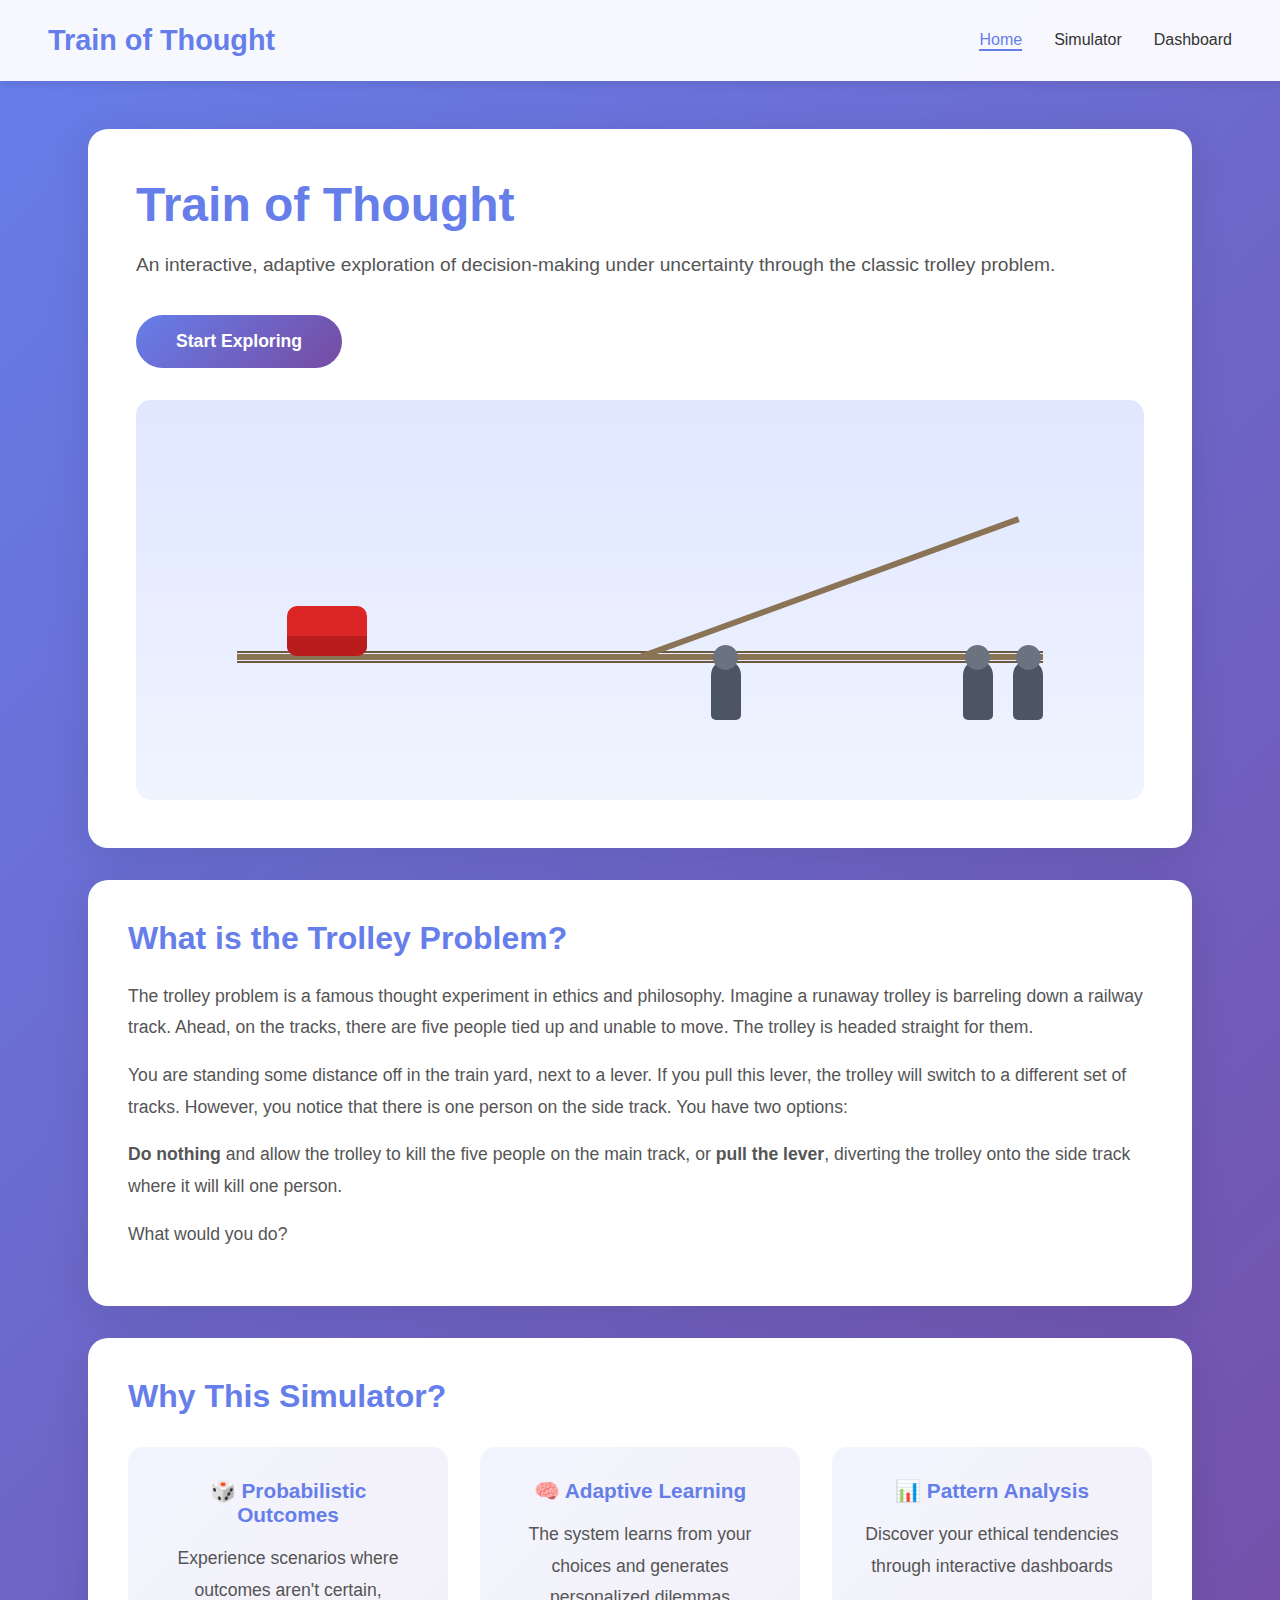
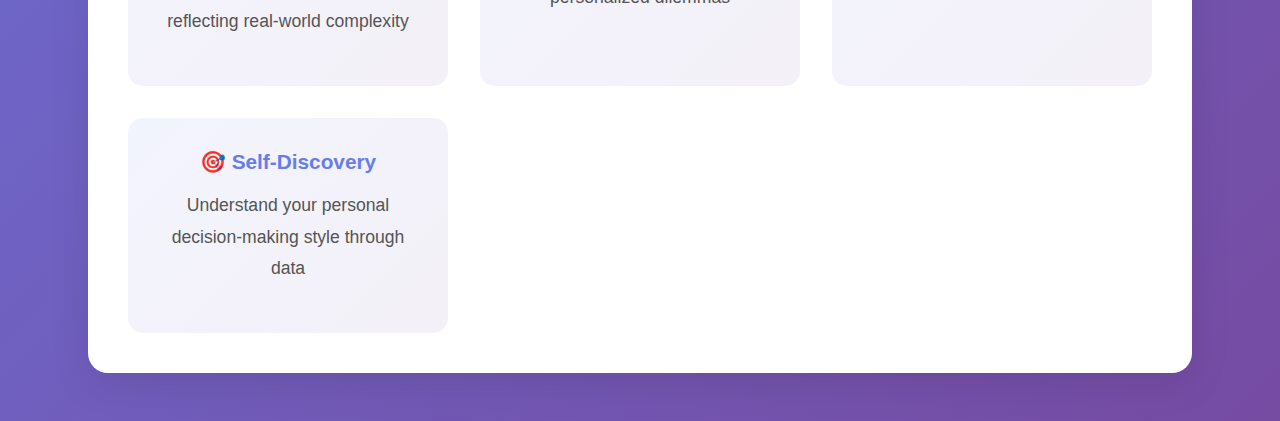
<file: index.html>
<!DOCTYPE html>
<html lang="en">
<head>
    <meta charset="UTF-8">
    <meta name="viewport" content="width=device-width, initial-scale=1.0">
    <title>Train of Thought - Home</title>
    <style>
        * {
            margin: 0;
            padding: 0;
            box-sizing: border-box;
        }
        body {
            font-family: 'Segoe UI', Tahoma, Geneva, Verdana, sans-serif;
            background: linear-gradient(135deg, #667eea 0%, #764ba2 100%);
            min-height: 100vh;
            color: #333;
        }
        nav {
            display: flex;
            justify-content: space-between;
            align-items: center;
            padding: 1.5rem 3rem;
            background: rgba(255, 255, 255, 0.95);
            box-shadow: 0 2px 10px rgba(0,0,0,0.1);
        }
        .logo {
            font-size: 1.8rem;
            font-weight: bold;
            color: #667eea;
            text-decoration: none;
        }
        .nav-links {
            display: flex;
            gap: 2rem;
        }
        .nav-links a {
            text-decoration: none;
            color: #333;
            font-weight: 500;
            transition: color 0.3s;
        }
        .nav-links a:hover {
            color: #667eea;
        }
        .nav-links a.active {
            color: #667eea;
            border-bottom: 2px solid #667eea;
        }
        .page {
            padding: 3rem;
            max-width: 1200px;
            margin: 0 auto;
        }
        .hero {
            background: white;
            border-radius: 20px;
            padding: 3rem;
            box-shadow: 0 10px 40px rgba(0,0,0,0.1);
            margin-bottom: 2rem;
        }
        .hero h1 {
            font-size: 3rem;
            color: #667eea;
            margin-bottom: 1rem;
        }
        .hero p {
            font-size: 1.2rem;
            line-height: 1.8;
            color: #555;
            margin-bottom: 2rem;
        }
        .trolley-graphic {
            width: 100%;
            height: 400px;
            background: linear-gradient(to bottom, #e0e7ff 0%, #f0f4ff 100%);
            border-radius: 15px;
            display: flex;
            align-items: center;
            justify-content: center;
            position: relative;
            overflow: hidden;
            margin-top: 2rem;
        }
        .track {
            position: absolute;
            width: 80%;
            height: 6px;
            background: #8b7355;
            bottom: 35%;
            left: 10%;
        }
        .track::before,
        .track::after {
            content: '';
            position: absolute;
            width: 100%;
            height: 2px;
            background: #6b5844;
        }
        .track::before {
            top: -3px;
        }
        .track::after {
            bottom: -3px;
        }
        .track-split {
            position: absolute;
            width: 40%;
            height: 6px;
            background: #8b7355;
            bottom: 35%;
            right: 10%;
            transform: rotate(-20deg);
            transform-origin: left center;
        }
        .trolley {
            position: absolute;
            left: 15%;
            bottom: 36%;
            width: 80px;
            height: 50px;
            background: #dc2626;
            border-radius: 10px;
            animation: slide 3s ease-in-out infinite;
        }
        .trolley::before {
            content: '';
            position: absolute;
            width: 100%;
            height: 20px;
            background: #b91c1c;
            bottom: 0;
            border-radius: 0 0 10px 10px;
        }
        .person {
            position: absolute;
            width: 30px;
            height: 60px;
            background: #4b5563;
            border-radius: 15px 15px 5px 5px;
            bottom: 20%;
        }
        .person::before {
            content: '';
            position: absolute;
            width: 25px;
            height: 25px;
            background: #6b7280;
            border-radius: 50%;
            top: -15px;
            left: 2.5px;
        }
        .person1 {
            right: 40%;
        }
        .person2,
        .person3 {
            right: 15%;
        }
        .person3 {
            right: 10%;
        }
        @keyframes slide {
            0%, 100% { left: 15%; }
            50% { left: 25%; }
        }
        .cta-button {
            display: inline-block;
            background: linear-gradient(135deg, #667eea 0%, #764ba2 100%);
            color: white;
            padding: 1rem 2.5rem;
            border-radius: 50px;
            text-decoration: none;
            font-weight: bold;
            font-size: 1.1rem;
            transition: transform 0.3s, box-shadow 0.3s;
            cursor: pointer;
            border: none;
        }
        .cta-button:hover {
            transform: translateY(-2px);
            box-shadow: 0 10px 25px rgba(102, 126, 234, 0.4);
        }
        .info-section {
            background: white;
            border-radius: 20px;
            padding: 2.5rem;
            margin-top: 2rem;
            box-shadow: 0 10px 40px rgba(0,0,0,0.1);
        }
        .info-section h2 {
            color: #667eea;
            margin-bottom: 1.5rem;
            font-size: 2rem;
        }
        .info-section p {
            line-height: 1.8;
            color: #555;
            font-size: 1.1rem;
            margin-bottom: 1rem;
        }
        .features {
            display: grid;
            grid-template-columns: repeat(auto-fit, minmax(250px, 1fr));
            gap: 2rem;
            margin-top: 2rem;
        }
        .feature {
            background: linear-gradient(135deg, #667eea15 0%, #764ba215 100%);
            padding: 2rem;
            border-radius: 15px;
            text-align: center;
        }
        .feature h3 {
            color: #667eea;
            margin-bottom: 1rem;
            font-size: 1.3rem;
        }
    </style>
</head>
<body>
    <nav>
        <a href="home.html" class="logo">Train of Thought</a>
        <div class="nav-links">
            <a href="home.html" class="active">Home</a>
            <a href="simulator.html">Simulator</a>
            <a href="dashboard.html">Dashboard</a>
        </div>
    </nav>
    <div class="page">
        <div class="hero">
            <h1>Train of Thought</h1>
            <p>An interactive, adaptive exploration of decision-making under uncertainty through the classic trolley problem.</p>
            <a href="simulator.html" class="cta-button">Start Exploring</a>
            
            <div class="trolley-graphic">
                <div class="track"></div>
                <div class="track-split"></div>
                <div class="trolley"></div>
                <div class="person person1"></div>
                <div class="person person2"></div>
                <div class="person person3"></div>
            </div>
        </div>
        <div class="info-section">
            <h2>What is the Trolley Problem?</h2>
            <p>The trolley problem is a famous thought experiment in ethics and philosophy. Imagine a runaway trolley is barreling down a railway track. Ahead, on the tracks, there are five people tied up and unable to move. The trolley is headed straight for them.</p>
            <p>You are standing some distance off in the train yard, next to a lever. If you pull this lever, the trolley will switch to a different set of tracks. However, you notice that there is one person on the side track. You have two options:</p>
            <p><strong>Do nothing</strong> and allow the trolley to kill the five people on the main track, or <strong>pull the lever</strong>, diverting the trolley onto the side track where it will kill one person.</p>
            <p>What would you do?</p>
        </div>
        <div class="info-section">
            <h2>Why This Simulator?</h2>
            <div class="features">
                <div class="feature">
                    <h3>🎲 Probabilistic Outcomes</h3>
                    <p>Experience scenarios where outcomes aren't certain, reflecting real-world complexity</p>
                </div>
                <div class="feature">
                    <h3>🧠 Adaptive Learning</h3>
                    <p>The system learns from your choices and generates personalized dilemmas</p>
                </div>
                <div class="feature">
                    <h3>📊 Pattern Analysis</h3>
                    <p>Discover your ethical tendencies through interactive dashboards</p>
                </div>
                <div class="feature">
                    <h3>🎯 Self-Discovery</h3>
                    <p>Understand your personal decision-making style through data</p>
                </div>
            </div>
        </div>
    </div>
</body>
</html>
</file>
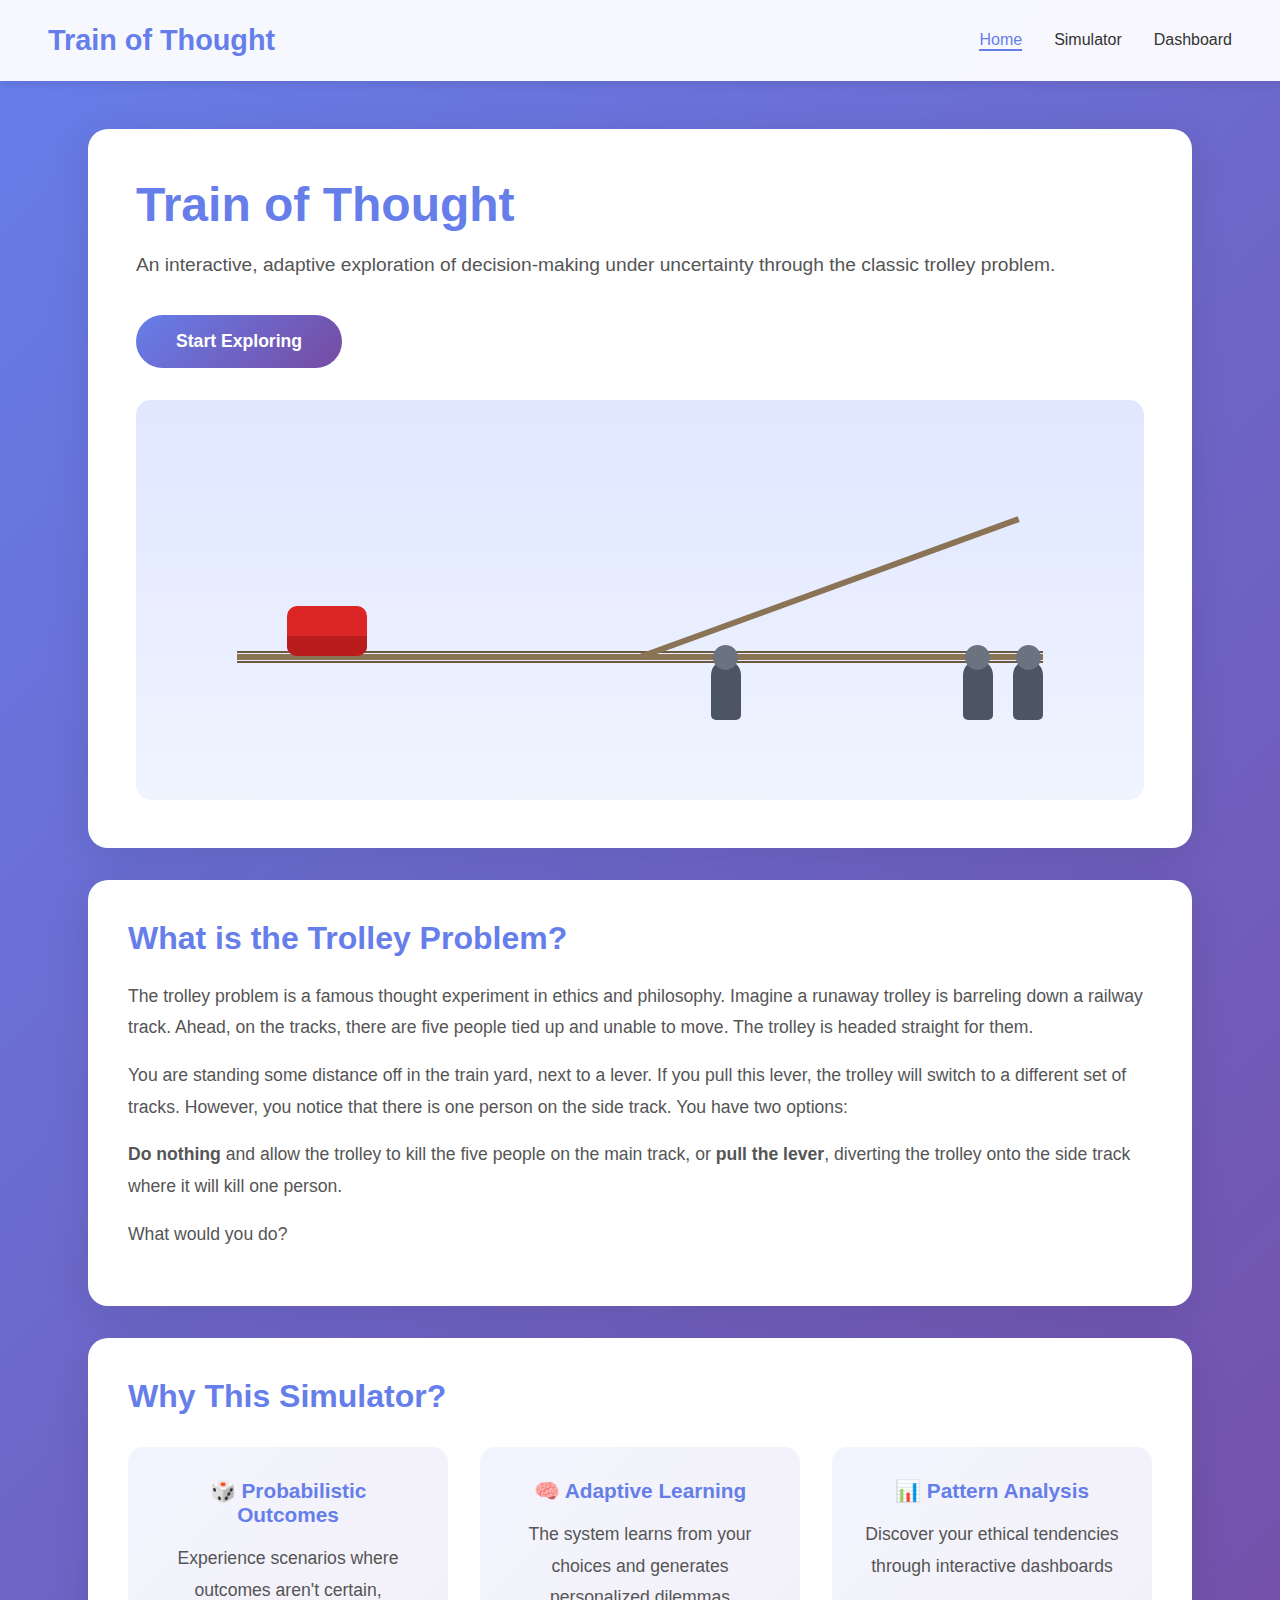
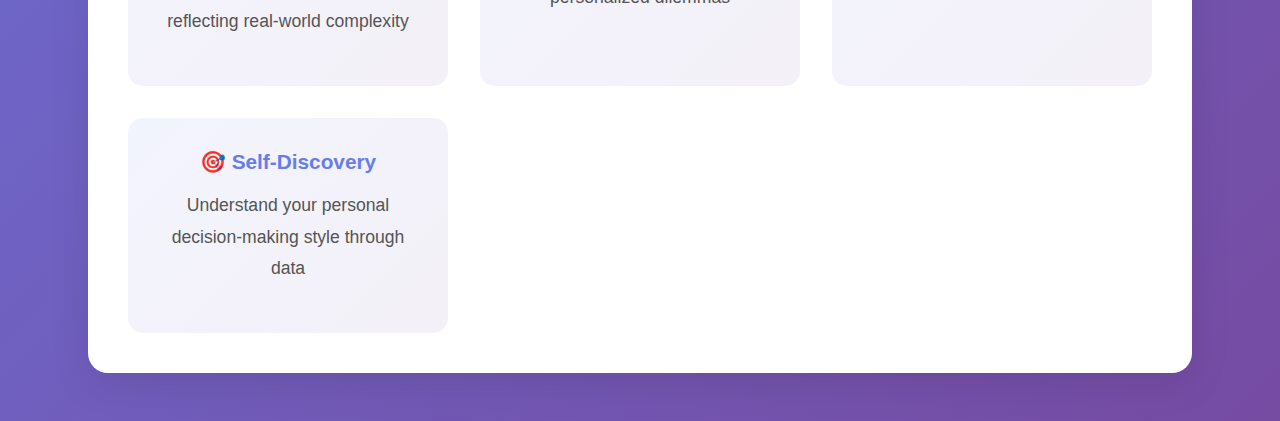
<file: home.html>
<!DOCTYPE html>
<html lang="en">
<head>
    <meta charset="UTF-8">
    <meta name="viewport" content="width=device-width, initial-scale=1.0">
    <title>Train of Thought - Home</title>
    <style>
        * {
            margin: 0;
            padding: 0;
            box-sizing: border-box;
        }

        body {
            font-family: 'Segoe UI', Tahoma, Geneva, Verdana, sans-serif;
            background: linear-gradient(135deg, #667eea 0%, #764ba2 100%);
            min-height: 100vh;
            color: #333;
        }

        nav {
            display: flex;
            justify-content: space-between;
            align-items: center;
            padding: 1.5rem 3rem;
            background: rgba(255, 255, 255, 0.95);
            box-shadow: 0 2px 10px rgba(0,0,0,0.1);
        }

        .logo {
            font-size: 1.8rem;
            font-weight: bold;
            color: #667eea;
            text-decoration: none;
        }

        .nav-links {
            display: flex;
            gap: 2rem;
        }

        .nav-links a {
            text-decoration: none;
            color: #333;
            font-weight: 500;
            transition: color 0.3s;
        }

        .nav-links a:hover {
            color: #667eea;
        }

        .nav-links a.active {
            color: #667eea;
            border-bottom: 2px solid #667eea;
        }

        .page {
            padding: 3rem;
            max-width: 1200px;
            margin: 0 auto;
        }

        .hero {
            background: white;
            border-radius: 20px;
            padding: 3rem;
            box-shadow: 0 10px 40px rgba(0,0,0,0.1);
            margin-bottom: 2rem;
        }

        .hero h1 {
            font-size: 3rem;
            color: #667eea;
            margin-bottom: 1rem;
        }

        .hero p {
            font-size: 1.2rem;
            line-height: 1.8;
            color: #555;
            margin-bottom: 2rem;
        }

        .trolley-graphic {
            width: 100%;
            height: 400px;
            background: linear-gradient(to bottom, #e0e7ff 0%, #f0f4ff 100%);
            border-radius: 15px;
            display: flex;
            align-items: center;
            justify-content: center;
            position: relative;
            overflow: hidden;
            margin-top: 2rem;
        }

        .track {
            position: absolute;
            width: 80%;
            height: 6px;
            background: #8b7355;
            bottom: 35%;
            left: 10%;
        }

        .track::before,
        .track::after {
            content: '';
            position: absolute;
            width: 100%;
            height: 2px;
            background: #6b5844;
        }

        .track::before {
            top: -3px;
        }

        .track::after {
            bottom: -3px;
        }

        .track-split {
            position: absolute;
            width: 40%;
            height: 6px;
            background: #8b7355;
            bottom: 35%;
            right: 10%;
            transform: rotate(-20deg);
            transform-origin: left center;
        }

        .trolley {
            position: absolute;
            left: 15%;
            bottom: 36%;
            width: 80px;
            height: 50px;
            background: #dc2626;
            border-radius: 10px;
            animation: slide 3s ease-in-out infinite;
        }

        .trolley::before {
            content: '';
            position: absolute;
            width: 100%;
            height: 20px;
            background: #b91c1c;
            bottom: 0;
            border-radius: 0 0 10px 10px;
        }

        .person {
            position: absolute;
            width: 30px;
            height: 60px;
            background: #4b5563;
            border-radius: 15px 15px 5px 5px;
            bottom: 20%;
        }

        .person::before {
            content: '';
            position: absolute;
            width: 25px;
            height: 25px;
            background: #6b7280;
            border-radius: 50%;
            top: -15px;
            left: 2.5px;
        }

        .person1 {
            right: 40%;
        }

        .person2,
        .person3 {
            right: 15%;
        }

        .person3 {
            right: 10%;
        }

        @keyframes slide {
            0%, 100% { left: 15%; }
            50% { left: 25%; }
        }

        .cta-button {
            display: inline-block;
            background: linear-gradient(135deg, #667eea 0%, #764ba2 100%);
            color: white;
            padding: 1rem 2.5rem;
            border-radius: 50px;
            text-decoration: none;
            font-weight: bold;
            font-size: 1.1rem;
            transition: transform 0.3s, box-shadow 0.3s;
            cursor: pointer;
            border: none;
        }

        .cta-button:hover {
            transform: translateY(-2px);
            box-shadow: 0 10px 25px rgba(102, 126, 234, 0.4);
        }

        .info-section {
            background: white;
            border-radius: 20px;
            padding: 2.5rem;
            margin-top: 2rem;
            box-shadow: 0 10px 40px rgba(0,0,0,0.1);
        }

        .info-section h2 {
            color: #667eea;
            margin-bottom: 1.5rem;
            font-size: 2rem;
        }

        .info-section p {
            line-height: 1.8;
            color: #555;
            font-size: 1.1rem;
            margin-bottom: 1rem;
        }

        .features {
            display: grid;
            grid-template-columns: repeat(auto-fit, minmax(250px, 1fr));
            gap: 2rem;
            margin-top: 2rem;
        }

        .feature {
            background: linear-gradient(135deg, #667eea15 0%, #764ba215 100%);
            padding: 2rem;
            border-radius: 15px;
            text-align: center;
        }

        .feature h3 {
            color: #667eea;
            margin-bottom: 1rem;
            font-size: 1.3rem;
        }
    </style>
</head>
<body>
    <nav>
        <a href="index.html" class="logo">Train of Thought</a>
        <div class="nav-links">
            <a href="index.html" class="active">Home</a>
            <a href="simulator.html">Simulator</a>
            <a href="dashboard.html">Dashboard</a>
        </div>
    </nav>

    <div class="page">
        <div class="hero">
            <h1>Train of Thought</h1>
            <p>An interactive, adaptive exploration of decision-making under uncertainty through the classic trolley problem.</p>
            <a href="simulator.html" class="cta-button">Start Exploring</a>
            
            <div class="trolley-graphic">
                <div class="track"></div>
                <div class="track-split"></div>
                <div class="trolley"></div>
                <div class="person person1"></div>
                <div class="person person2"></div>
                <div class="person person3"></div>
            </div>
        </div>

        <div class="info-section">
            <h2>What is the Trolley Problem?</h2>
            <p>The trolley problem is a famous thought experiment in ethics and philosophy. Imagine a runaway trolley is barreling down a railway track. Ahead, on the tracks, there are five people tied up and unable to move. The trolley is headed straight for them.</p>
            <p>You are standing some distance off in the train yard, next to a lever. If you pull this lever, the trolley will switch to a different set of tracks. However, you notice that there is one person on the side track. You have two options:</p>
            <p><strong>Do nothing</strong> and allow the trolley to kill the five people on the main track, or <strong>pull the lever</strong>, diverting the trolley onto the side track where it will kill one person.</p>
            <p>What would you do?</p>
        </div>

        <div class="info-section">
            <h2>Why This Simulator?</h2>
            <div class="features">
                <div class="feature">
                    <h3>🎲 Probabilistic Outcomes</h3>
                    <p>Experience scenarios where outcomes aren't certain, reflecting real-world complexity</p>
                </div>
                <div class="feature">
                    <h3>🧠 Adaptive Learning</h3>
                    <p>The system learns from your choices and generates personalized dilemmas</p>
                </div>
                <div class="feature">
                    <h3>📊 Pattern Analysis</h3>
                    <p>Discover your ethical tendencies through interactive dashboards</p>
                </div>
                <div class="feature">
                    <h3>🎯 Self-Discovery</h3>
                    <p>Understand your personal decision-making style through data</p>
                </div>
            </div>
        </div>
    </div>
</body>
</html>
</file>
